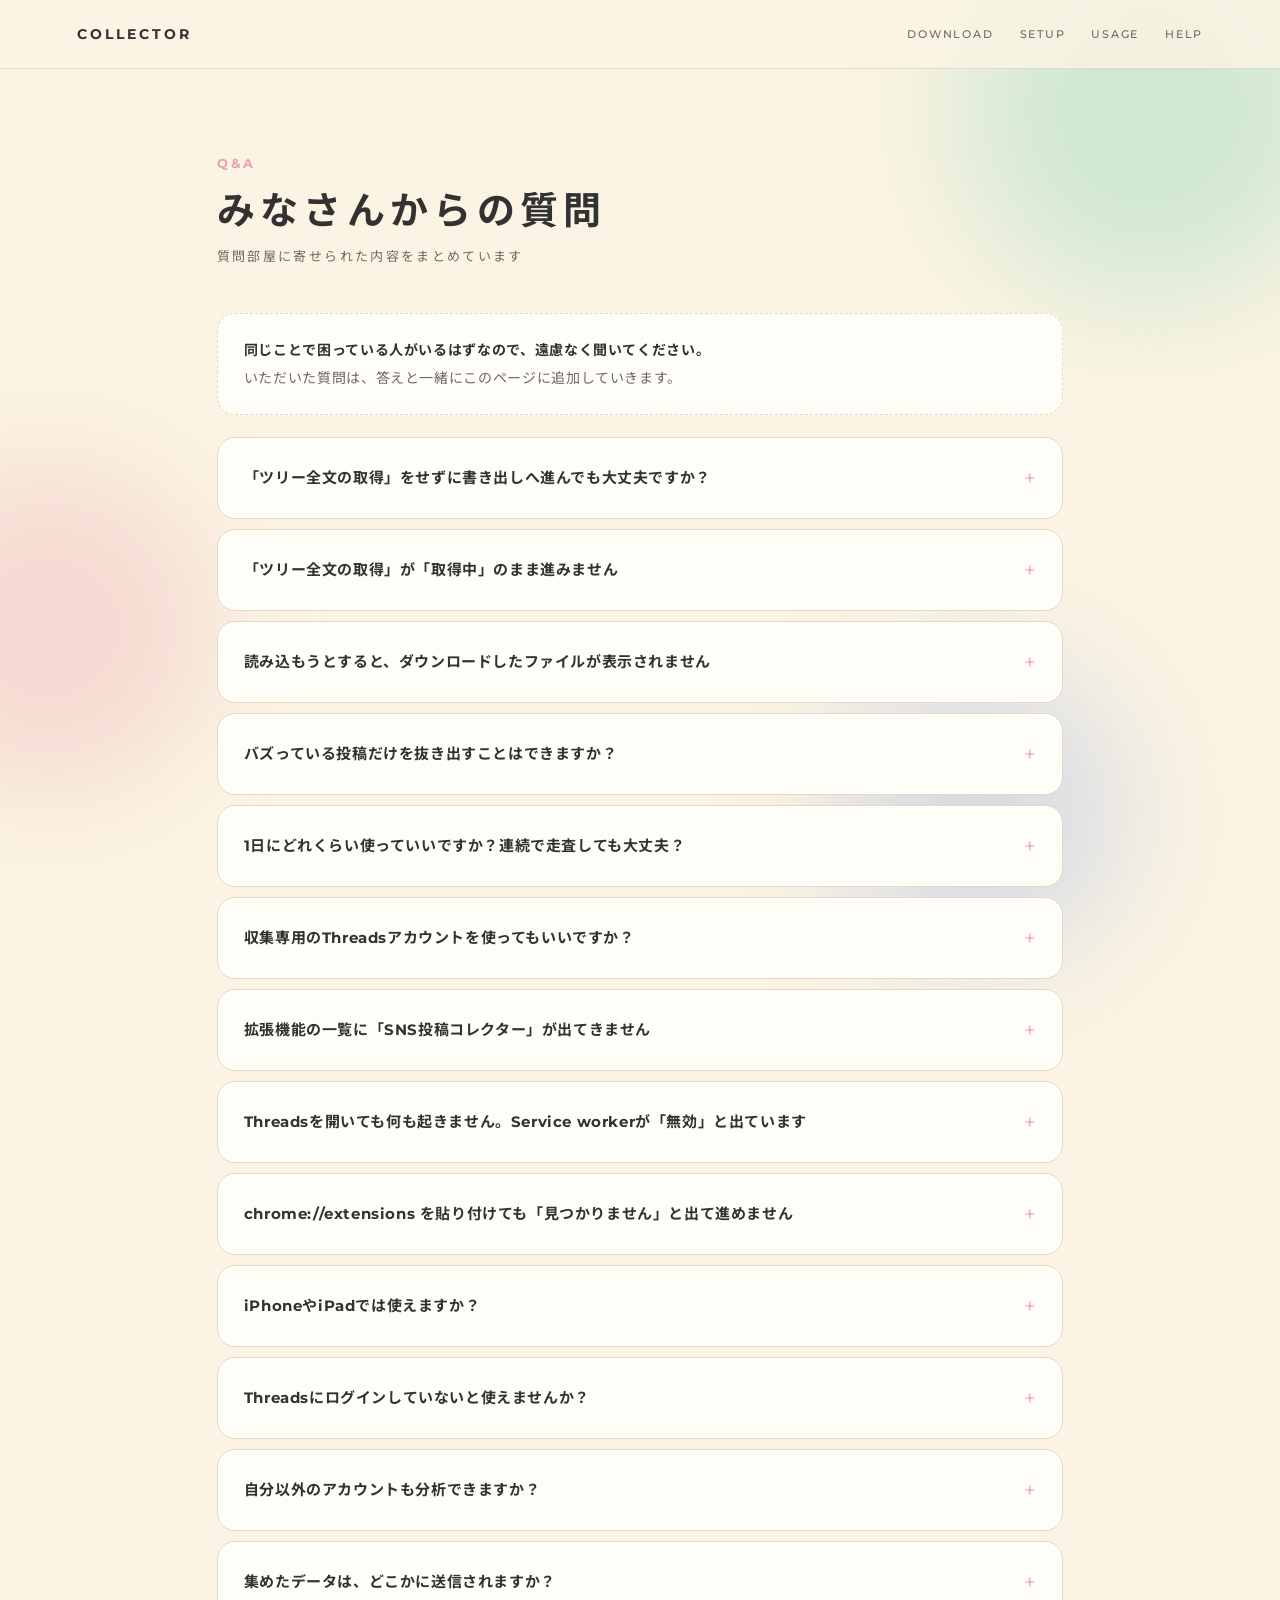
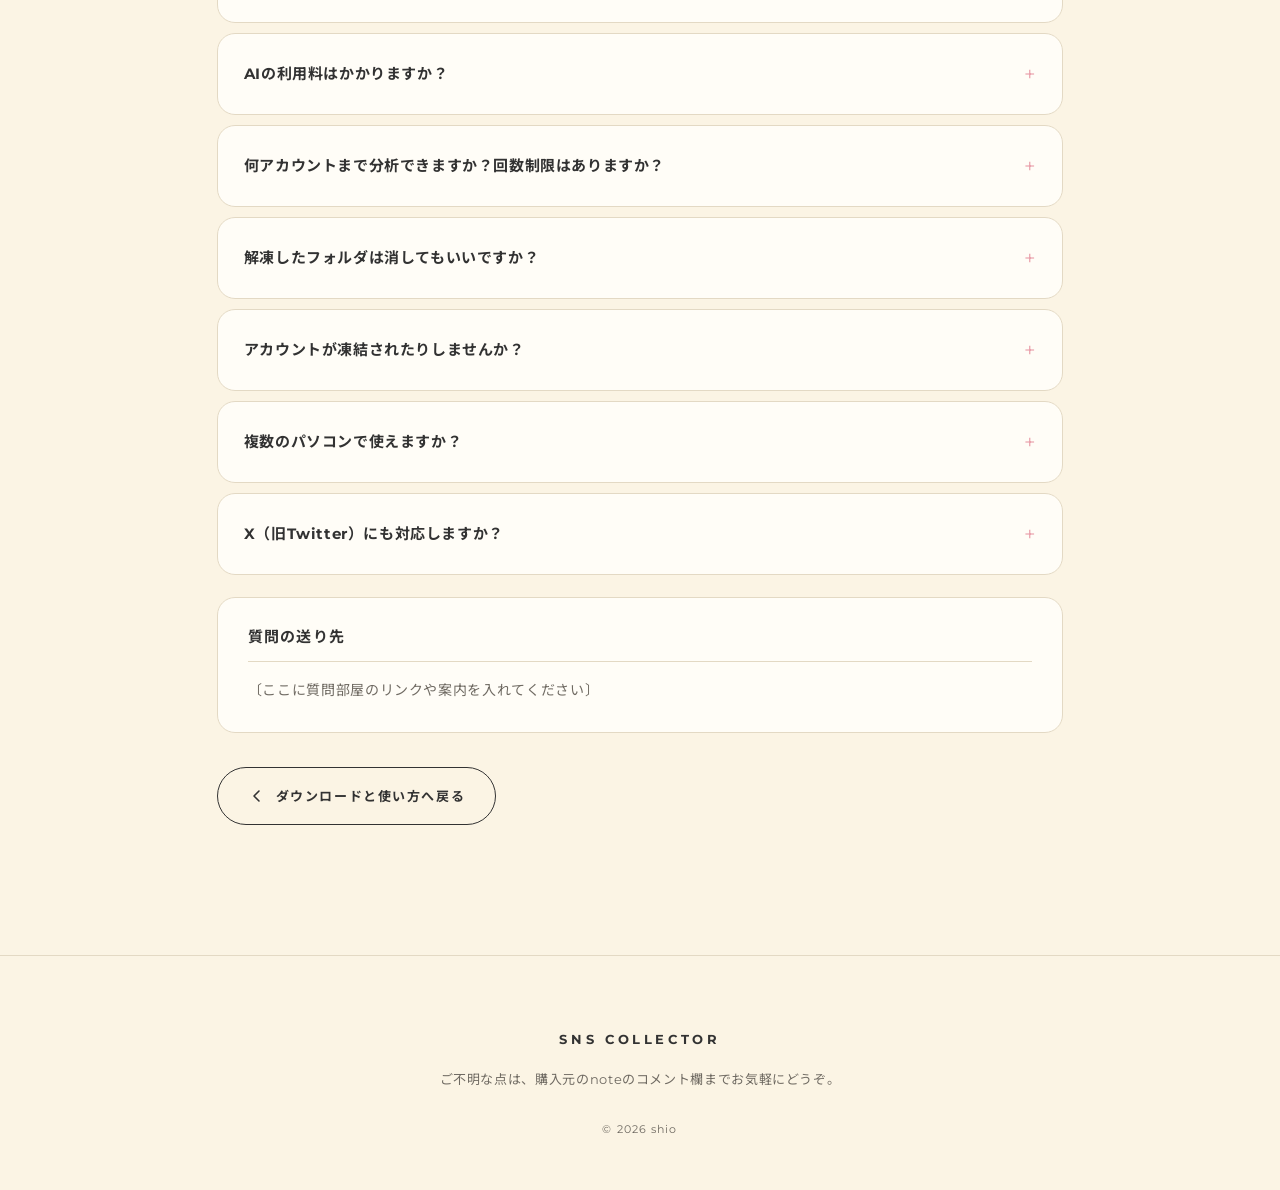
<file: qa/index.html>
<!DOCTYPE html>
<html lang="ja">
<head>
<meta charset="UTF-8">
<meta name="viewport" content="width=device-width, initial-scale=1">
<meta name="robots" content="noindex, nofollow, noarchive">

<title>Q&amp;A｜SNS投稿コレクター</title>
<meta name="description" content="SNS投稿コレクターに寄せられた質問と答えをまとめています。">

<link rel="icon" type="image/png" sizes="32x32" href="../assets/icon/favicon-32.png">
<link rel="icon" type="image/png" sizes="16x16" href="../assets/icon/favicon-16.png">
<link rel="apple-touch-icon" href="../assets/icon/apple-touch-icon.png">
<meta name="theme-color" content="#FBF4E4">

<meta property="og:type" content="article">
<meta property="og:url" content="https://shiochann.github.io/room-e94b82/qa/">
<meta property="og:site_name" content="SNS投稿コレクター">
<meta property="og:title" content="Q&amp;A｜SNS投稿コレクター">
<meta property="og:description" content="寄せられた質問と答えをまとめています。">
<meta property="og:image" content="https://shiochann.github.io/room-e94b82/assets/img/ogp.png">
<meta property="og:image:width" content="1200">
<meta property="og:image:height" content="630">
<meta name="twitter:card" content="summary_large_image">
<meta name="twitter:image" content="https://shiochann.github.io/room-e94b82/assets/img/ogp.png">

<link rel="preconnect" href="https://fonts.googleapis.com">
<link rel="preconnect" href="https://fonts.gstatic.com" crossorigin>
<link href="https://fonts.googleapis.com/css2?family=Montserrat:wght@400;500;700&family=Noto+Sans+JP:wght@400;500;700&display=swap" rel="stylesheet">
<link rel="stylesheet" href="../assets/css/style.css">
</head>
<body>

<div class="loader" id="loader">
  <div class="loader__bar"><span id="loaderFill"></span></div>
</div>

<div class="deco" aria-hidden="true">
  <span class="blob blob--mint"></span>
  <span class="blob blob--pink"></span>
  <span class="blob blob--blue"></span>
</div>

<header class="head">
  <a class="head__logo" href="../">COLLECTOR</a>
  <nav class="head__nav">
    <a href="../#download">DOWNLOAD</a>
    <a href="../#setup">SETUP</a>
    <a href="../#usage">USAGE</a>
    <a href="../#help">HELP</a>
  </nav>
</header>

<main>

<section class="sec sec--page">
  <div class="sec__head">
    <span class="sec__num">Q&amp;A</span>
    <h2 class="sec__title">みなさんからの質問</h2>
    <p class="sec__jp">質問部屋に寄せられた内容をまとめています</p>
  </div>

  <p class="notice">
    <strong>同じことで困っている人がいるはずなので、遠慮なく聞いてください。</strong><br>
    いただいた質問は、答えと一緒にこのページに追加していきます。
  </p>

  <div class="qa" style="margin-top:22px">

    <details>
      <summary>「ツリー全文の取得」をせずに書き出しへ進んでも大丈夫ですか？</summary>
      <div class="qa__body">
        <p><strong>大丈夫です。取得しなくても分析はできます。</strong></p>
        <p>プロフィールにはツリーの<strong>1〜2本目まで</strong>が表示されているので、そこまでは取得しなくても書き出しに入っています。いちばん大事な<strong>「1行目の型」の分析には影響しません。</strong></p>
        <p>含まれなくなるのは、<strong>3本目以降の本文</strong>と、そこから分かる<strong>「何本目で読者が離れたか」</strong>の分析です。書き出しには「後半パートが未取得」と自動で注記が入るので、AIもその前提で分析します。</p>
        <p>ツリーの構成まで詳しく見たいときだけ、取得を実行してください。</p>
      </div>
    </details>

    <details>
      <summary>「ツリー全文の取得」が「取得中」のまま進みません</summary>
      <div class="qa__body">
        <p><strong>ver 1.1.1 で修正しました。</strong>お手元が古い場合は、最新版に入れ替えてください。</p>
        <p>原因は、Chromeが裏側の処理を途中で停止してしまい、進み具合がパネルに届かなくなっていたことでした。最新版では停止されないように合図を送り続け、万一止まった場合も検知して、ボタンを押せる状態に戻します。</p>
        <p>それでも止まる場合は、ページを再読み込み（F5）してからやり直してください。取得せずに書き出しへ進んでも分析はできます（上の質問を参照）。</p>
      </div>
    </details>

    <details>
      <summary>読み込もうとすると、ダウンロードしたファイルが表示されません</summary>
      <div class="qa__body">
        <p><strong>パソコンが古いからではありません。ZIPのままだと表示されない仕様です。</strong></p>
        <p>「パッケージ化されていない拡張機能を読み込む」で開く画面は、<strong>フォルダだけを選ぶ画面</strong>です。ZIPファイルは選択対象にならないため、一覧から消えたように見えます。</p>
        <p><strong>ZIPを「展開（解凍）」してください。</strong></p>
        <p><strong>Windowsの方はここに注意してください。</strong>ZIPをダブルクリックすると中身が見えますが、<strong>これは中を覗いているだけで、展開されていません。</strong>この状態では読み込めません。</p>
        <p>ZIPファイルを<strong>右クリック →「すべて展開」→「展開」</strong>と進んでください。これで <code>sns-post-collector</code> というフォルダができます。</p>
        <p>Macの方はダブルクリックで展開されます。</p>
        <p><strong>選ぶのは、そのフォルダ自体です。</strong>フォルダの中に入って何かを選ぶ必要はありません。<code>sns-post-collector</code> を1回クリックして選んだ状態で「フォルダーの選択」または「開く」を押してください。</p>
        <p>もし選んでもエラーが出る場合は、フォルダの中に <code>manifest.json</code> があるか確認してください。無ければ、もう一段内側のフォルダが正しい場所です。</p>
      </div>
    </details>

    <details>
      <summary>バズっている投稿だけを抜き出すことはできますか？</summary>
      <div class="qa__body">
        <p><strong>はい、それがこのツールの中心機能です。</strong></p>
        <p>走査が終わると「絞り込み」の欄が出ます。<strong>迷ったら既定の「中央値の2倍以上」</strong>でお試しください。該当が<strong>10〜15件</strong>になるあたりが狙い目です。少なすぎると傾向が読めず、多すぎると特徴がぼやけます。</p>
        <p><strong>「いいね◯◯以上」と決め打ちしない方が正確です。</strong>いいね50が多いか少ないかは、そのアカウントの規模で変わります。パネルに中央値・上位20%・最大が表示されるので、その数字を見てから決めてください。</p>
        <p>絞り込んだ状態で <code>.md 保存</code> や <code>.csv 保存</code> を押せば、投稿のURLごと残せます。</p>
        <p><strong>「返信 ≧ 5」もおすすめです。</strong>いいねは流し見でも押されますが、返信が付いた投稿は本当に刺さった投稿です。会話を生む仕掛けを探すときは、こちらの方が精度が高くなります。</p>
        <p>抜き出したあとは <a href="../#activate">ACTIVATE</a> の手順に進んでください。型にして自分の投稿に変えるところまで書いています。</p>
      </div>
    </details>

    <details>
      <summary>1日にどれくらい使っていいですか？連続で走査しても大丈夫？</summary>
      <div class="qa__body">
        <p>正直にお伝えすると、<strong>Threads側の制限ラインは公表されていないため、「ここまでなら安全」と断言できる数字はありません。</strong>以下は安全側に倒した目安としてお読みください。</p>
        <ul class="list list--dot">
          <li>1アカウント走査したら<strong>2〜3分空ける</strong>（すぐ次に行かない）</li>
          <li>1日あたり<strong>まず5アカウントくらいから</strong>。問題なければ少しずつ増やす</li>
          <li>連続で回すときは、3〜4アカウントごとに<strong>10分ほど休む</strong></li>
          <li>スクロール速度は<strong>「標準」のまま</strong>（ここが一番効きます）</li>
        </ul>
        <p><strong>「ツリー全文の取得」は走査より負荷が高め</strong>です。1件ずつ裏でページを開くため、件数が多いときは絞り込んでから実行してください。</p>
        <p>投稿が読み込まれなくなる、ログイン画面が出る、画面が真っ白になる——こうした様子が出たら、<strong>その日はもう走査しないでください。</strong>時間を置けばたいてい戻ります。繰り返すのが一番よくありません。</p>
      </div>
    </details>

    <details>
      <summary>収集専用のThreadsアカウントを使ってもいいですか？</summary>
      <div class="qa__body">
        <p>考え方としては合理的です。<strong>万一制限がかかっても、普段お使いのアカウントの閲覧に影響しない</strong>のがメリットです。ただし注意点があります。</p>
        <p><strong>作りたてのアカウントは避けた方が無難です。</strong>一般に新規アカウントは各種の制限が厳しめにかかる傾向があります。今日作って今日大量に走査すると、かえって早く止まる可能性があります。すでにお持ちの、普段投稿していないアカウントを使う形が安全です。</p>
        <p><strong>Chromeのプロファイルを分けると快適です。</strong>Chrome右上のアイコン →「追加」で別プロファイルを作り、そちらで収集用アカウントにログインしておくと、ログインし直す手間がなく、普段のアカウントと混ざりません。拡張機能は入れ直しが必要ですが、一度きりです。</p>
        <p><strong>ただし、アカウントを分けても規約上の扱いが有利になるわけではありません。</strong>Metaの規約は自動的なデータ収集を制限しており、その点は専用アカウントでも変わりません。また同じパソコン・同じ回線から接続している以上、完全に分離されるわけでもありません。</p>
        <p>「普段のアカウントへのリスクを減らす」という意味では有効ですが、「これなら大丈夫」というものではない、という前提でお使いください。</p>
      </div>
    </details>

    <details>
      <summary>拡張機能の一覧に「SNS投稿コレクター」が出てきません</summary>
      <div class="qa__body">
        <p><strong>まだ読み込みが終わっていないだけです。</strong>順番どおりで間違っていません。</p>
        <p>この一覧は「すでに入っている拡張機能」が並ぶ場所なので、フォルダを読み込むまでは表示されません。以下を順に確認してください。</p>
        <p><strong>1. ZIPを解凍しましたか？</strong><br>
        ダウンロードしたZIPをダブルクリックすると <code>sns-post-collector</code> というフォルダができます。ZIPのままでは読み込めません。</p>
        <p><strong>2. 「デベロッパーモード」はONになっていますか？</strong><br>
        拡張機能ページの<strong>右上</strong>にあるスイッチです。<strong>ここをONにしないと、次に押すボタン自体が画面に出てきません。</strong>ここで止まっている方がとても多いです。</p>
        <p><strong>3. 「パッケージ化されていない拡張機能を読み込む」を押しましたか？</strong><br>
        デベロッパーモードをONにすると、画面の<strong>左上</strong>にこのボタンが現れます。</p>
        <p><strong>4. 選ぶのは「フォルダ」です</strong><br>
        ファイル選択の画面では、<code>sns-post-collector</code> という<strong>フォルダを選んだ状態で「開く」</strong>を押してください。フォルダの中に入って、中のファイルを選ぶ必要はありません。</p>
        <p>ここまで進むと、一覧に「SNS投稿コレクター」が表示されます。</p>
      </div>
    </details>

    <details>
      <summary>Threadsを開いても何も起きません。Service workerが「無効」と出ています</summary>
      <div class="qa__body">
        <p><strong>Service worker が「無効」と表示されているのは正常です。</strong>故障ではありません。</p>
        <p>拡張機能は、使っていない間は停止してパソコンに負担をかけないようになっています。必要になった瞬間に自動で起動するので、「無効」と出ていて問題ありません。</p>
        <p><strong>そして、Threadsのプロフィールを開いただけでは何も起きません。</strong>これも正常な動きです。</p>
        <p>使うときは、<strong>ツールバーの紺色のアイコンをクリック</strong>してください。そこで初めて画面右上にパネルが出ます。</p>
        <p><strong>アイコンが見当たらない場合</strong>は、ピン留めがまだかもしれません。ツールバー右上のパズルピース🧩をクリックし、「SNS投稿コレクター」の横のピン📌を押すとツールバーに固定されます。</p>
        <p>アイコンを押しても反応がない場合は、Threadsのページを一度リロード（再読み込み）してからもう一度押してみてください。それでも出ないときは、<span class="code code--inline">chrome://extensions</span> で赤い「エラー」ボタンが出ていないかご確認のうえ、ご連絡ください。</p>
      </div>
    </details>

    <details>
      <summary>chrome://extensions を貼り付けても「見つかりません」と出て進めません</summary>
      <div class="qa__body">
        <p><strong>貼り付ける場所が違っているだけです。</strong>故障でも設定ミスでもありませんのでご安心ください。</p>
        <p><strong>「一致する結果は見つかりません」と出た場合は、すでに目的のページに着いています。</strong>それは拡張機能ページの中にある「拡張機能を検索」という欄が出しているメッセージで、インストール済みの拡張を検索する欄です。<strong>そこには何も入れなくて大丈夫です。</strong>画面左上の「パッケージ化されていない拡張機能を読み込む」に進んでください。</p>
        <p>「検索結果が見つかりません」とGoogleの検索結果が出た場合は、貼り付け先が検索窓になっています。以下をご確認ください。</p>
        <p>Chromeの新しいタブには、画面の<strong>真ん中にGoogleの検索窓</strong>がありますが、そこに貼ると検索になってしまいます。貼り付けるのは<strong>画面のいちばん上、左右いっぱいに伸びている細長い欄（アドレスバー）</strong>です。</p>
        <p><strong>いちばん確実なのは、入力しない方法です。</strong></p>
        <p>Chrome右上の<strong>パズルピース🧩</strong>をクリック → メニュー下部の<strong>「拡張機能を管理」</strong>をクリック。これで同じページが開きます。</p>
        <p>パズルピースが見当たらないときは、右上の「⋮」→「拡張機能」→「拡張機能を管理」でも開けます。</p>
        <p>なお <code>chrome://extensions</code> はChrome専用のアドレスです。SafariやEdge、Firefoxでは開けませんのでご注意ください。</p>
      </div>
    </details>

    <details>
      <summary>iPhoneやiPadでは使えますか？</summary>
      <div class="qa__body">
        <p><strong>使えません。パソコン（Windows / Mac）のGoogle Chrome専用です。</strong></p>
        <p>iPhoneとiPadにはChromeの拡張機能という仕組み自体がないためです（iOSのChromeは中身がSafariで、拡張機能に対応していません）。Androidも同様です。</p>
        <p>なお、書き出した分析プロンプトをAIアプリに貼って<strong>結果を読む部分はスマホでもできます</strong>。集める作業だけがパソコン必須です。</p>
      </div>
    </details>

    <details>
      <summary>Threadsにログインしていないと使えませんか？</summary>
      <div class="qa__body">
        <p><strong>ログインした状態で使ってください。</strong></p>
        <p>ログアウトのままだと、Threadsが7件ほど表示したところでログイン画面を出し、それ以上スクロールできなくなります。ツールの制限ではなくThreads側の仕様です。</p>
        <p>ログインするのは<strong>ご自身のアカウントで大丈夫です。</strong>分析したい相手のアカウントである必要はありません。</p>
      </div>
    </details>

    <details>
      <summary>自分以外のアカウントも分析できますか？</summary>
      <div class="qa__body">
        <p>できます。<strong>公開アカウントであれば、ブラウザで見えている情報をそのまま読み取ります。</strong></p>
        <p>非公開アカウントや、自分がブロックされている相手は、そもそも画面に表示されないので取得できません。</p>
      </div>
    </details>

    <details>
      <summary>集めたデータは、どこかに送信されますか？</summary>
      <div class="qa__body">
        <p><strong>送信されません。すべてお使いのパソコンの中だけで完結します。</strong></p>
        <p>このツールには外部と通信する機能が一切ありません。収集した内容が開発者や第三者に送られることはなく、集計も書き出しもブラウザの中で行われます。</p>
        <p>アクセスできる範囲もThreadsのページだけに限定してあります（他のサイトでは動きません）。</p>
      </div>
    </details>

    <details>
      <summary>AIの利用料はかかりますか？</summary>
      <div class="qa__body">
        <p><strong>かかりません。</strong>このツールはAIを呼び出しません。</p>
        <p>やっているのは「AIに貼り付ける文章を組み立てる」ところまでです。実際の分析は、ご自身のClaudeやChatGPTに貼って行うので、<strong>無料プランのままでも使えます。</strong>APIキーの登録も不要です。</p>
      </div>
    </details>

    <details>
      <summary>何アカウントまで分析できますか？回数制限はありますか？</summary>
      <div class="qa__body">
        <p><strong>制限はありません。</strong>何アカウントでも、何回でも使えます。</p>
        <p>ただし短時間に大量に走査すると、Threads側から一時的に表示を制限されることがあります。スクロール速度は「標準」のままでお使いください。</p>
      </div>
    </details>

    <details>
      <summary>解凍したフォルダは消してもいいですか？</summary>
      <div class="qa__body">
        <p><strong>消さないでください。</strong>Chromeはこのフォルダを参照し続けています。</p>
        <p>ゴミ箱に入れると拡張機能も動かなくなります。「書類」フォルダなど、うっかり消さない場所に置いてください。デスクトップに置いたままにして、整理のときに消してしまう例が多いので気をつけてください。</p>
      </div>
    </details>

    <details>
      <summary>アカウントが凍結されたりしませんか？</summary>
      <div class="qa__body">
        <p>このツールがやっているのは、<strong>ご自身がブラウザで見られる範囲を、スクロールしながら読み取ること</strong>です。投稿・いいね・フォローなどの操作は一切行いません。</p>
        <p>負荷をかけないよう、収集の速度はあらかじめ遅く設定してあります。「速い」設定の多用は避けてください。</p>
        <p>とはいえ、Threadsの規約や仕様は変更される可能性があります。<strong>ご利用は自己責任でお願いします。</strong>心配な場合は、まずご自身のアカウントの分析から試してみてください。</p>
      </div>
    </details>

    <details>
      <summary>複数のパソコンで使えますか？</summary>
      <div class="qa__body">
        <p>ご自身がお使いのパソコンであれば、台数の制限なくお使いいただけます。同じZIPを読み込むだけです。</p>
        <p>ただし<strong>他の方への再配布・共有・転売は禁止です。</strong>このページのURLも同様です。</p>
      </div>
    </details>

    <details>
      <summary>X（旧Twitter）にも対応しますか？</summary>
      <div class="qa__body">
        <p>現時点ではThreadsのみの対応です。</p>
        <p>他のSNSを追加できる構造では作ってありますが、対応時期はお約束できません。対応した場合はこのページでお知らせします。</p>
      </div>
    </details>

  </div>

  <div class="card" style="margin-top:22px">
    <h3 class="card__title">質問の送り先</h3>
    <p style="font-size:14px;color:var(--ink-lt)">
      〔ここに質問部屋のリンクや案内を入れてください〕
    </p>
  </div>

  <div style="margin-top:34px">
    <a class="btn" href="../" style="opacity:1;animation:none">
      <svg width="18" height="18" viewBox="0 0 18 18" fill="none" aria-hidden="true">
        <path d="M11 4L6 9l5 5" stroke="currentColor" stroke-width="1.6" stroke-linecap="round" stroke-linejoin="round"/>
      </svg>
      <span>ダウンロードと使い方へ戻る</span>
    </a>
  </div>
</section>

</main>

<footer class="foot">
  <p class="foot__logo">SNS COLLECTOR</p>
  <p class="foot__txt">ご不明な点は、購入元のnoteのコメント欄までお気軽にどうぞ。</p>
  <p class="foot__copy">© <span id="year">2026</span> shio</p>
</footer>

<script src="../assets/js/main.js"></script>
</body>
</html>
</file>
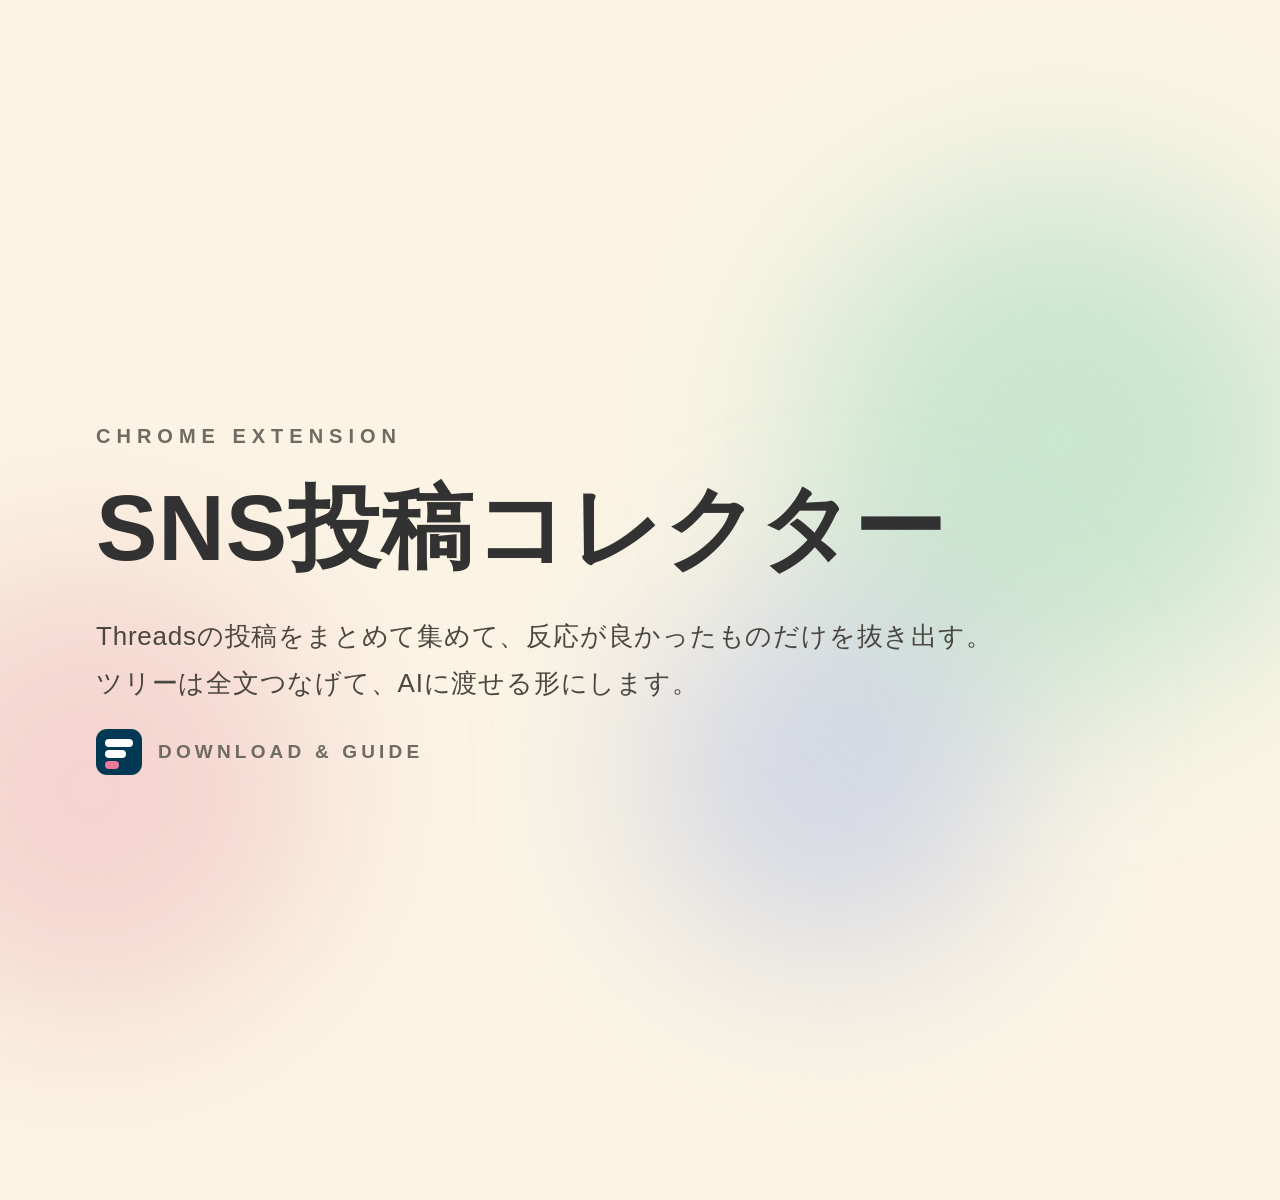
<file: assets/ogp-source.html>
<!DOCTYPE html>
<html lang="ja">
<head>
<meta charset="UTF-8">
<title>OGP</title>
<!--
  リンクプレビュー用画像の元データ。
  QuickLookは正方形で書き出すので、1200×1200で作り、
  中央の630pxの帯だけを切り出して1200×630のOGP画像にする。
  （中央の帯からはみ出す位置に文字を置かないこと）

  再生成:  bash make-ogp.sh
  外部フォントは読み込めないので、システムのフォントだけで組んでいる。
-->
<style>
  * { margin: 0; padding: 0; box-sizing: border-box; }
  html, body { width: 1200px; height: 1200px; }
  body {
    background: #fbf4e4;
    color: #323232;
    font-family: -apple-system, "Hiragino Sans", "Hiragino Kaku Gothic ProN", sans-serif;
    position: relative;
    overflow: hidden;
  }

  /* 背景の飾り（サイト本体と同じ3色） */
  .blob { position: absolute; border-radius: 50%; filter: blur(90px); opacity: .38; }
  .mint { width: 520px; height: 520px; background: #7bd0ad; top: 180px;  right: -120px; }
  .pink { width: 460px; height: 460px; background: #eaa1ac; bottom: 180px; left: -140px; }
  .blue { width: 380px; height: 380px; background: #95abe5; bottom: 240px; right: 180px; }

  /* 切り出す中央の帯（1200×630） */
  .band {
    position: absolute; top: 285px; left: 0;
    width: 1200px; height: 630px;
    padding: 0 96px;
    display: flex; flex-direction: column; justify-content: center;
  }

  .label {
    font-size: 20px; font-weight: 700; letter-spacing: .3em;
    color: #6f6a62; margin-bottom: 26px;
  }
  .title {
    font-size: 92px; font-weight: 800; letter-spacing: .01em;
    line-height: 1.18; margin-bottom: 30px;
  }
  .lead {
    font-size: 26px; line-height: 1.8; color: #4a4640; letter-spacing: .03em;
  }
  .foot {
    margin-top: 22px;
    display: flex; align-items: center; gap: 16px;
  }
  .mark {
    width: 46px; height: 46px; border-radius: 11px;
    background: #003953; position: relative; flex-shrink: 0;
  }
  .mark i { position: absolute; left: 9px; height: 8px; border-radius: 4px; background: #fff; }
  .mark i:nth-child(1) { top: 10px; width: 28px; }
  .mark i:nth-child(2) { top: 21px; width: 21px; }
  .mark i:nth-child(3) { top: 32px; width: 14px; background: #ec7a9b; }
  .brand { font-size: 19px; font-weight: 700; letter-spacing: .22em; color: #6f6a62; }
</style>
</head>
<body>
  <span class="blob mint"></span>
  <span class="blob pink"></span>
  <span class="blob blue"></span>

  <div class="band">
    <p class="label">CHROME EXTENSION</p>
    <h1 class="title">SNS投稿コレクター</h1>
    <p class="lead">
      Threadsの投稿をまとめて集めて、反応が良かったものだけを抜き出す。<br>
      ツリーは全文つなげて、AIに渡せる形にします。
    </p>
    <div class="foot">
      <span class="mark"><i></i><i></i><i></i></span>
      <span class="brand">DOWNLOAD &amp; GUIDE</span>
    </div>
  </div>
</body>
</html>
</file>
<file: assets/css/style.css>
@charset "UTF-8";

/* ============================================
   SNS投稿コレクター 配布ページ
   配色は参考サイトの空気感に合わせたもの
     地   #FBF4E4  文字 #323232
     差し色 ミント #7BD0AD / ピンク #EAA1AC / ブルー #95ABE5
   ============================================ */

:root {
  --bg: #fbf4e4;
  --ink: #323232;
  --ink-lt: #6f6a62;
  --mint: #7bd0ad;
  --pink: #eaa1ac;
  --blue: #95abe5;
  --line: #e3d9c4;
  --card: #fffdf7;
  --radius: 18px;
  --ease: cubic-bezier(.22, .61, .36, 1);
}

* { box-sizing: border-box; }

html { scroll-behavior: smooth; }

body {
  margin: 0;
  background: var(--bg);
  color: var(--ink);
  font-family: Montserrat, "Noto Sans JP", sans-serif;
  font-weight: 400;
  font-size: 16px;
  line-height: 2;
  letter-spacing: .04em;
  -webkit-font-smoothing: antialiased;
  overflow-x: hidden;
}

h1, h2, h3 { margin: 0; font-weight: 700; line-height: 1.5; }
p { margin: 0; }
ul, ol { margin: 0; padding: 0; list-style: none; }
a { color: inherit; }

/* ---------- ローディング ---------- */
.loader {
  position: fixed; inset: 0; z-index: 999;
  background: var(--bg);
  display: grid; place-items: center;
  transition: opacity .6s var(--ease), visibility .6s;
}
.loader.is-done { opacity: 0; visibility: hidden; }
.loader__bar {
  width: 220px; height: 12px;
  border: 1.5px solid var(--pink);
  border-radius: 2px;
  overflow: hidden;
}
.loader__bar span {
  display: block; height: 100%; width: 0;
  background: var(--pink);
  transition: width .3s linear;
}

/* ---------- 背景の飾り ---------- */
.deco { position: fixed; inset: 0; pointer-events: none; z-index: 0; }
.blob {
  position: absolute; border-radius: 50%;
  filter: blur(60px); opacity: .32;
}
.blob--mint { width: 380px; height: 380px; background: var(--mint); top: -80px; right: -60px; }
.blob--pink { width: 320px; height: 320px; background: var(--pink); top: 52%; left: -110px; }
.blob--blue { width: 300px; height: 300px; background: var(--blue); bottom: -60px; right: 12%; }

/* ---------- ヘッダー ---------- */
.head {
  position: fixed; top: 0; left: 0; right: 0; z-index: 100;
  display: flex; align-items: center; justify-content: space-between;
  padding: 20px 6vw;
  background: rgba(251, 244, 228, .82);
  backdrop-filter: blur(10px);
  border-bottom: 1px solid var(--line);
}
.head__logo { font-weight: 700; letter-spacing: .22em; font-size: 14px; text-decoration: none; }
.head__nav { display: flex; gap: 26px; }
.head__nav a {
  font-size: 11px; letter-spacing: .16em; font-weight: 500;
  text-decoration: none; color: var(--ink-lt);
  transition: color .3s var(--ease);
}
.head__nav a:hover { color: var(--ink); }

/* ---------- ヒーロー ---------- */
.hero {
  position: relative; z-index: 1;
  min-height: 100svh;
  display: flex; align-items: center; gap: 6vw;
  padding: 140px 6vw 90px;
}
.hero__vertical {
  writing-mode: vertical-rl;
  font-size: clamp(18px, 2.2vw, 26px);
  font-weight: 700; letter-spacing: .32em; line-height: 1.9;
  color: var(--ink);
  opacity: 0; transform: translateY(24px);
  animation: fadeUp 1s var(--ease) .5s forwards;
}
.hero__body { max-width: 620px; }
.hero__label {
  font-size: 11px; letter-spacing: .3em; font-weight: 700;
  color: var(--ink-lt); margin-bottom: 18px;
  opacity: 0; animation: fadeUp .9s var(--ease) .65s forwards;
}
.hero__title {
  font-size: clamp(38px, 6vw, 68px);
  letter-spacing: .06em; line-height: 1.3; margin-bottom: 26px;
  opacity: 0; transform: translateY(24px);
  animation: fadeUp 1s var(--ease) .75s forwards;
}
.hero__lead {
  font-size: 15px; color: var(--ink-lt); margin-bottom: 34px;
  opacity: 0; transform: translateY(20px);
  animation: fadeUp 1s var(--ease) .9s forwards;
}
.hero__note {
  margin-top: 20px; font-size: 12px; color: var(--ink-lt); letter-spacing: .08em;
  opacity: 0; animation: fadeUp 1s var(--ease) 1.15s forwards;
}
@keyframes fadeUp { to { opacity: 1; transform: translateY(0); } }

/* ---------- ボタン ---------- */
.btn {
  display: inline-flex; align-items: center; gap: 10px;
  padding: 15px 30px;
  border: 1.5px solid var(--ink); border-radius: 999px;
  font-size: 13px; font-weight: 700; letter-spacing: .12em;
  text-decoration: none; background: transparent;
  transition: background .35s var(--ease), color .35s var(--ease), transform .35s var(--ease);
  opacity: 0; animation: fadeUp 1s var(--ease) 1.05s forwards;
}
.btn:hover { background: var(--ink); color: var(--bg); transform: translateY(-2px); }
.btn--fill {
  background: var(--ink); color: var(--bg);
  opacity: 1; animation: none; flex-shrink: 0;
}
.btn--fill:hover { background: var(--pink); border-color: var(--pink); color: #fff; }

/* ---------- セクション ---------- */
.sec { position: relative; z-index: 1; padding: 90px 6vw; max-width: 1000px; margin: 0 auto; }
/* ヒーローが無い単体ページ用。固定ヘッダーに潜り込まないよう上を空ける */
.sec--page { padding-top: 150px; }
.sec--page .sec__num { font-size: 13px; }
.sec__head { margin-bottom: 44px; }
.sec__num {
  display: block; font-size: 12px; font-weight: 700;
  letter-spacing: .24em; color: var(--pink); margin-bottom: 6px;
}
.sec__title { font-size: clamp(26px, 4vw, 38px); letter-spacing: .14em; }
.sec__jp { font-size: 13px; color: var(--ink-lt); letter-spacing: .18em; margin-top: 4px; }

/* ---------- カード ---------- */
.card {
  background: var(--card);
  border: 1px solid var(--line);
  border-radius: var(--radius);
  padding: 28px 30px;
}
.card__title {
  font-size: 15px; letter-spacing: .08em; margin-bottom: 14px;
  padding-bottom: 12px; border-bottom: 1px solid var(--line);
}
.grid2 { display: grid; grid-template-columns: 1fr 1fr; gap: 18px; margin-top: 18px; }

/* ダウンロードカード */
.card--dl {
  display: flex; align-items: center; justify-content: space-between;
  gap: 24px; flex-wrap: wrap;
}
.dl__name { font-size: 19px; font-weight: 700; letter-spacing: .06em; }
.dl__meta { display: flex; gap: 8px; flex-wrap: wrap; margin-top: 10px; }
.tag {
  font-size: 11px; font-weight: 700; letter-spacing: .08em;
  padding: 4px 12px; border-radius: 999px;
  background: var(--mint); color: #14503a;
}
.tag--soft { background: #f0e9d6; color: var(--ink-lt); }

/* ---------- リスト ---------- */
.list li { position: relative; padding-left: 24px; font-size: 14px; }
.list--ok li::before,
.list--ng li::before,
.list--dot li::before {
  position: absolute; left: 0; top: 0;
  font-weight: 700;
}
.list--ok li::before { content: "○"; color: var(--mint); }
.list--ng li::before { content: "×"; color: var(--pink); }
.list--dot li::before { content: "—"; color: var(--ink-lt); }

/* ---------- ステップ ---------- */
.steps { display: flex; flex-direction: column; gap: 16px; }
.steps--tight { gap: 10px; }
.step {
  display: flex; gap: 20px;
  background: var(--card);
  border: 1px solid var(--line);
  border-radius: var(--radius);
  padding: 24px 28px;
}
.step--hl { border-color: var(--pink); background: #fff8f4; }
.step__n {
  flex-shrink: 0;
  width: 34px; height: 34px; border-radius: 50%;
  display: grid; place-items: center;
  background: var(--ink); color: var(--bg);
  font-size: 13px; font-weight: 700;
}
.step--hl .step__n { background: var(--pink); }
.step__body h3 { font-size: 16px; letter-spacing: .04em; margin-bottom: 6px; }
.step__body p { font-size: 14px; color: var(--ink-lt); }
.step__body p + p { margin-top: 8px; }
.badge {
  display: inline-block; margin-left: 10px; vertical-align: 2px;
  font-size: 10px; font-weight: 700; letter-spacing: .1em;
  padding: 3px 10px; border-radius: 999px;
  background: var(--pink); color: #fff;
}

/* ---------- 補足ブロック ---------- */
.code {
  font-family: Menlo, Consolas, monospace;
  font-size: 13px; letter-spacing: 0; line-height: 1.9;
  background: #f2ead8; border-radius: 10px;
  padding: 12px 16px; color: var(--ink);
  overflow-x: auto;
}
.code--inline { display: inline; padding: 3px 8px; }

/* コピーボタン付きの枠（data-copy が付いたものだけ） */
.code[data-copy] {
  position: relative;
  padding-right: 108px;
  display: flex; align-items: center; min-height: 48px;
}
.copy {
  position: absolute; top: 50%; right: 10px; transform: translateY(-50%);
  display: inline-flex; align-items: center; gap: 6px;
  padding: 7px 14px;
  border: 1.5px solid var(--ink); border-radius: 999px;
  background: transparent; color: var(--ink);
  font-family: Montserrat, "Noto Sans JP", sans-serif;
  font-size: 11px; font-weight: 700; letter-spacing: .08em;
  cursor: pointer; white-space: nowrap;
  transition: background .3s var(--ease), color .3s var(--ease), border-color .3s var(--ease);
}
.copy:hover { background: var(--ink); color: var(--bg); }
.copy.is-done {
  background: var(--mint); border-color: var(--mint); color: #14503a;
}
.copy.is-fail {
  background: var(--pink); border-color: var(--pink); color: #fff;
}

@media (max-width: 820px) {
  /* 狭い画面ではボタンを下に回して、文字と重ならないようにする */
  .code[data-copy] {
    display: block; padding-right: 16px; padding-bottom: 56px;
  }
  .copy { top: auto; bottom: 12px; right: auto; left: 16px; transform: none; }
}
.notice {
  background: var(--card); border: 1px dashed var(--line);
  border-radius: var(--radius); padding: 22px 26px;
  font-size: 14px; color: var(--ink-lt); margin-top: 18px;
}
.notice strong, .step__body strong, .list strong { color: var(--ink); font-weight: 700; }
.hint2 { font-size: 13px; color: var(--ink-lt); margin-top: 6px; }
.warn, .tip {
  margin-top: 10px; font-size: 13px;
  border-left: 3px solid var(--pink); padding-left: 14px;
}
.tip { border-left-color: var(--blue); }

/* ---------- 画面写真 ----------
   画像が用意できていない枠は main.js が丸ごと隠すので、
   撮れたものから順に足していける。 */
.shot { margin: 16px 0 0; }
.shot img {
  display: block; width: 100%; height: auto;
  background: #fff;
  border: 1px solid var(--line); border-radius: 12px;
  box-shadow: 0 6px 22px rgba(50, 50, 50, .08);
  cursor: zoom-in;
  transition: transform .35s var(--ease), box-shadow .35s var(--ease);
}
.shot img:hover { transform: translateY(-2px); box-shadow: 0 10px 28px rgba(50, 50, 50, .13); }
.shot figcaption {
  margin-top: 8px; font-size: 12px; color: var(--ink-lt); letter-spacing: .06em;
}

/* 拡大表示 */
.lightbox {
  position: fixed; inset: 0; z-index: 500;
  background: rgba(50, 50, 50, .88);
  display: none; place-items: center;
  padding: 4vw; cursor: zoom-out;
}
.lightbox.is-open { display: grid; }
.lightbox img {
  max-width: 100%; max-height: 92vh;
  border-radius: 10px; box-shadow: 0 20px 60px rgba(0, 0, 0, .4);
}

/* ---------- Q&A ---------- */
.qa { display: flex; flex-direction: column; gap: 10px; }
.qa details {
  background: var(--card); border: 1px solid var(--line);
  border-radius: var(--radius); overflow: hidden;
}
.qa summary {
  cursor: pointer; list-style: none;
  padding: 20px 26px; font-size: 15px; font-weight: 700; letter-spacing: .04em;
  display: flex; align-items: center; justify-content: space-between; gap: 16px;
}
.qa summary::-webkit-details-marker { display: none; }
.qa summary::after {
  content: "+"; font-size: 20px; font-weight: 400; color: var(--pink);
  transition: transform .3s var(--ease);
}
.qa details[open] summary::after { transform: rotate(45deg); }
.qa__body { padding: 0 26px 22px; font-size: 14px; color: var(--ink-lt); }
.qa__body p + p { margin-top: 10px; }

/* ---------- 更新履歴 ---------- */
.log li {
  display: flex; gap: 14px; align-items: baseline;
  font-size: 14px; color: var(--ink-lt);
  padding: 8px 0; border-bottom: 1px dotted var(--line);
}
.log li:last-child { border-bottom: 0; }
.log span {
  font-weight: 700; color: var(--ink); font-size: 12px;
  letter-spacing: .06em; flex-shrink: 0;
}

/* ---------- フッター ---------- */
.foot {
  position: relative; z-index: 1;
  text-align: center; padding: 70px 6vw 50px;
  border-top: 1px solid var(--line); margin-top: 40px;
}
.foot__logo { font-size: 13px; font-weight: 700; letter-spacing: .28em; }
.foot__txt { font-size: 13px; color: var(--ink-lt); margin-top: 14px; }
.foot__copy { font-size: 11px; color: var(--ink-lt); margin-top: 26px; letter-spacing: .1em; }

/* ---------- スクロール表示 ---------- */
.reveal { opacity: 0; transform: translateY(28px); transition: opacity .9s var(--ease), transform .9s var(--ease); }
.reveal.is-in { opacity: 1; transform: translateY(0); }

.sp { display: none; }

/* ---------- スマホ ---------- */
@media (max-width: 820px) {
  body { line-height: 1.9; }
  .head { padding: 16px 5vw; }
  .head__nav { gap: 14px; }
  .head__nav a { font-size: 10px; letter-spacing: .1em; }
  .hero { flex-direction: column; align-items: flex-start; gap: 30px; padding: 120px 6vw 70px; min-height: auto; }
  .hero__vertical { writing-mode: horizontal-tb; font-size: 15px; letter-spacing: .2em; opacity: .0; }
  .sec { padding: 70px 6vw; }
  .grid2 { grid-template-columns: 1fr; }
  .card--dl { flex-direction: column; align-items: flex-start; }
  .btn--fill { width: 100%; justify-content: center; }
  .step { flex-direction: column; gap: 12px; padding: 22px; }
  .sp { display: inline; }
}

@media (prefers-reduced-motion: reduce) {
  * { animation: none !important; transition: none !important; }
  .reveal, .hero__vertical, .hero__title, .hero__lead, .hero__label, .hero__note, .btn { opacity: 1 !important; transform: none !important; }
}
</file>
